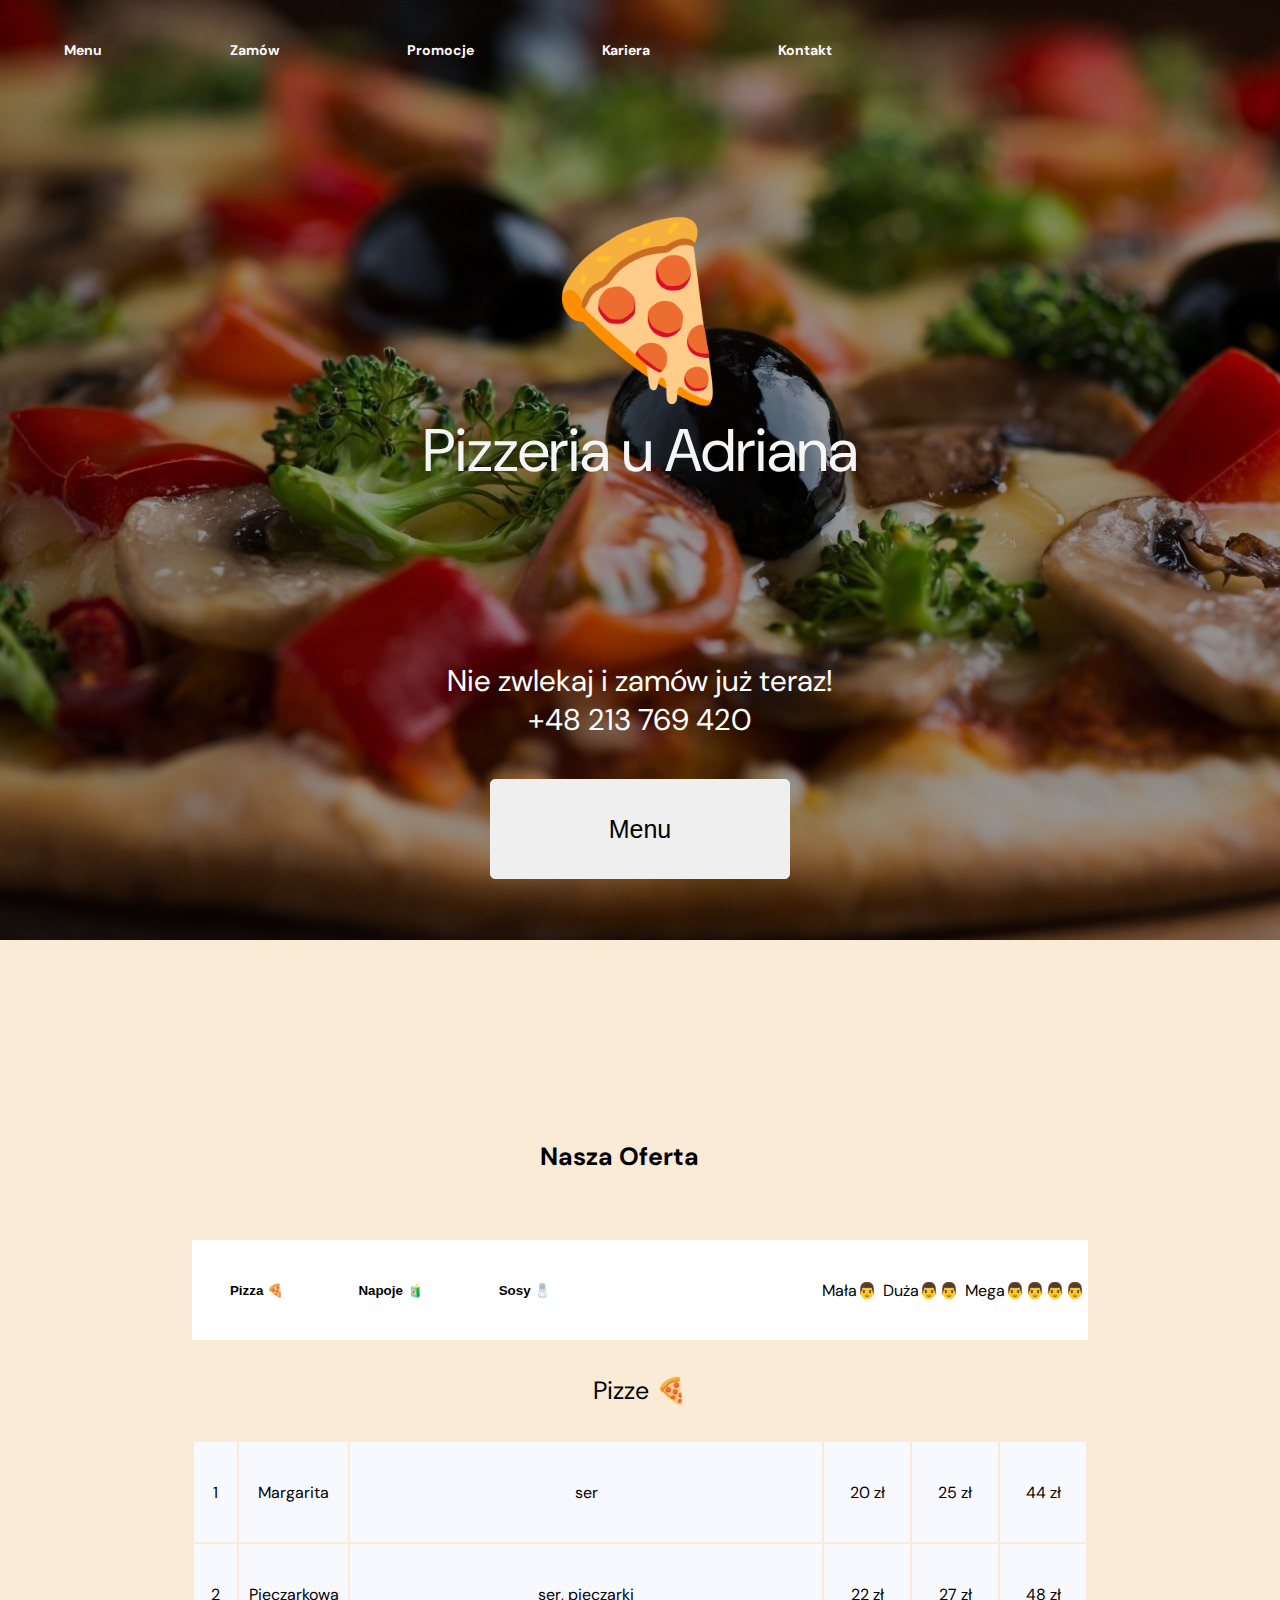
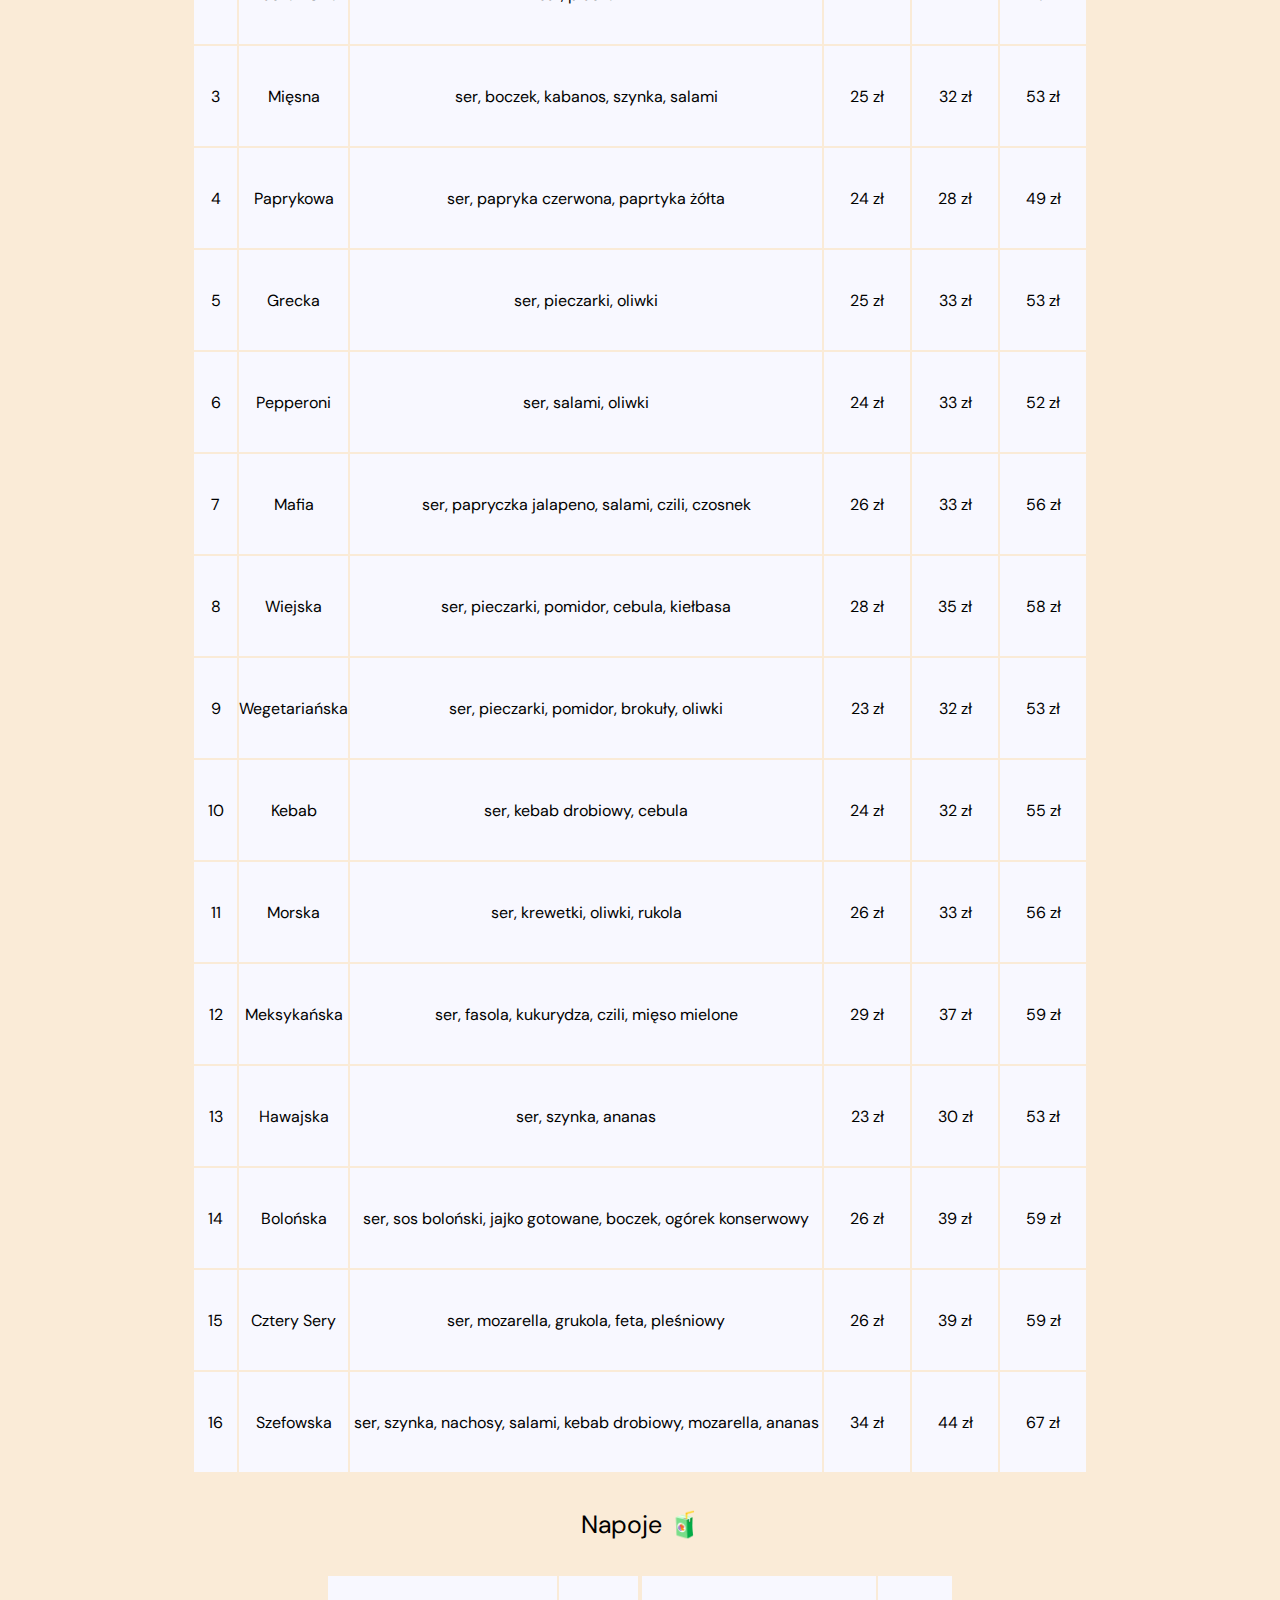
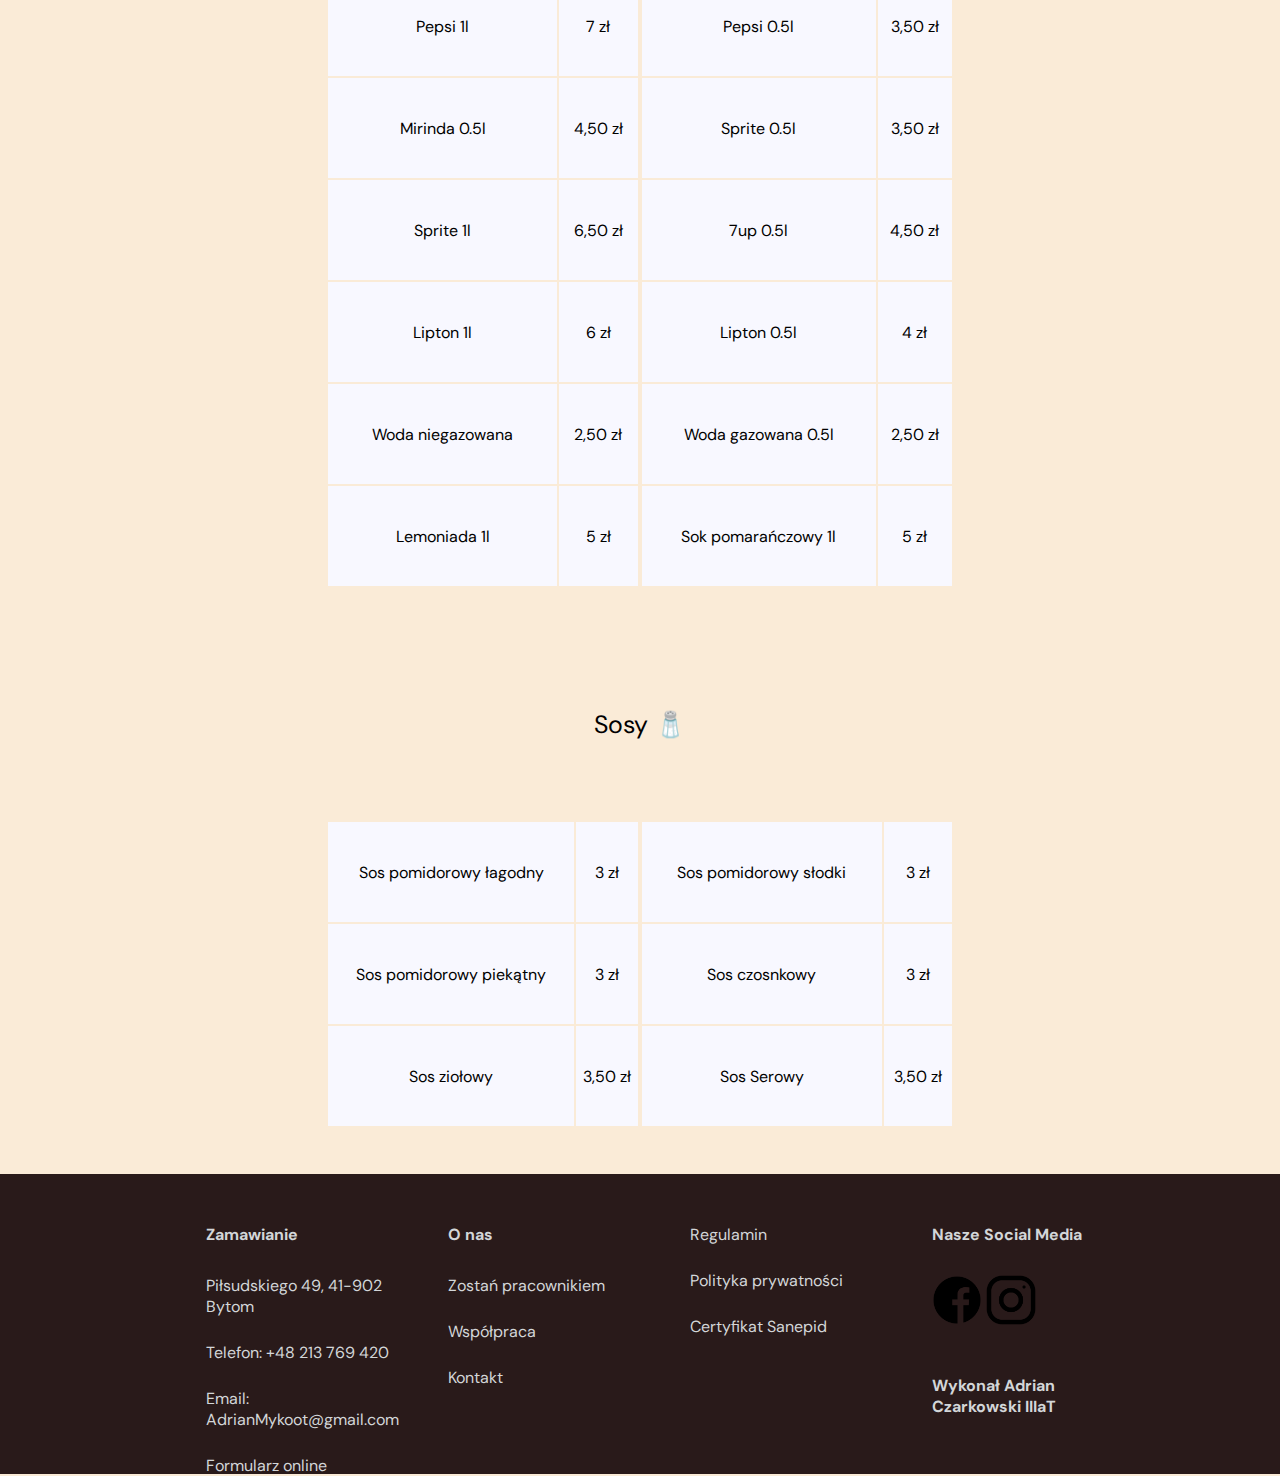
<file: Pizzeria/index.html>
<!DOCTYPE html>
<html lang="en">
<head>
    <meta charset="UTF-8">
    <meta http-equiv="X-UA-Compatible" content="IE=edge">
    <meta name="viewport" content="width=device-width, initial-scale=1.0">
    <title>Pizzeria u Adriana</title>
    <link rel="stylesheet" href="./style.css">
</head>
<body>
    <main class="strona_glowna">
        <nav>
            <a href="#menu"><p>Menu</p></a>
            <a href="./zamow.html"><p >Zamów</p></a>
            <a href="./promocje.html"><p>Promocje</p></a>
            <a href="./kariera.html"><p>Kariera</p></a>
            <a href="./kontakt.html"><p>Kontakt</p></a>
        </nav>
        <div class="strona_logo"><img src="./1f355.png" width="200" height="200"> <p>Pizzeria u Adriana</p></div>
        <div class="strona_start">
            <div class="start_text"><p>Nie zwlekaj i zamów już teraz! +48 213 769 420</p></div>
            <a href="#menu"><button type="button">Menu</button> </a>
        </div>
    </main>
    <section class="menu" id="menu">
        <div class="menu_tytul"><p>Nasza Oferta</p></div>
        <div class="menu_nav">
            <div class="menu_rzeczy">
                <a href="#pizze"><button class="menu_rzeczy_a" >Pizza  🍕</button></a>
                <a href="#napoje"><button class="menu_rzeczy_a">Napoje  🧃</button></a>
                <a href="#sosy"><button class="menu_rzeczy_a">Sosy  🧂</button></a>
            </div>
            <div class="menu_wielkosc">
                <p>Mała👨</p>
                <p>Duża👨👨</p>
                <p>Mega👨👨👨👨</p>
            </div>
        </div>
        <div class="menu_pizze" id="pizze">
            <div class="menu_pizze_tytul"><p>Pizze  🍕</p></div>
            <table class="menu_pizze_tabela" style="width:100%">
                <tr>
                    <td style="width:05%">1</td>
                    <td style="height:100px" style="width:15%">Margarita</td>
                    <td style="width:55%" >ser</td>
                    <td style="width:10%">20 zł</td>
                    <td style="width:10%">25 zł</td>
                    <td style="width:10%">44 zł</td>
                </tr>
                <tr>
                    <td >2</td>
                    <td>Pieczarkowa</td>
                    <td style="height:100px">ser, pieczarki</td>
                    <td>22 zł</td>
                    <td>27 zł</td>
                    <td>48 zł</td>
                </tr>
                <tr>
                    <td >3</td>
                    <td>Mięsna</td>
                    <td style="height:100px">ser, boczek, kabanos, szynka, salami</td>
                    <td>25 zł</td>
                    <td>32 zł</td>
                    <td>53 zł</td>
                </tr>
                <tr>
                    <td >4</td>
                    <td>Paprykowa</td>
                    <td style="height:100px">ser, papryka czerwona, paprtyka żółta</td>
                    <td>24 zł</td>
                    <td>28 zł</td>
                    <td>49 zł</td>
                </tr>
                <tr>
                    <td >5</td>
                    <td>Grecka</td>
                    <td style="height:100px">ser, pieczarki, oliwki</td>
                    <td>25 zł</td>
                    <td>33 zł</td>
                    <td>53 zł</td>
                </tr>
                <tr>
                    <td >6</td>
                    <td>Pepperoni</td>
                    <td style="height:100px">ser, salami, oliwki</td>
                    <td>24 zł</td>
                    <td>33 zł</td>
                    <td>52 zł</td>
                </tr>
                <tr>
                    <td >7</td>
                    <td>Mafia</td>
                    <td style="height:100px">ser, papryczka jalapeno, salami, czili, czosnek</td>
                    <td>26 zł</td>
                    <td>33 zł</td>
                    <td>56 zł</td>
                </tr>
                <tr>
                    <td >8</td>
                    <td>Wiejska</td>
                    <td style="height:100px">ser, pieczarki, pomidor, cebula, kiełbasa</td>
                    <td>28 zł</td>
                    <td>35 zł</td>
                    <td>58 zł</td>
                </tr>
                <tr>
                    <td >9</td>
                    <td>Wegetariańska</td>
                    <td style="height:100px">ser, pieczarki, pomidor, brokuły, oliwki</td>
                    <td>23 zł</td>
                    <td>32 zł</td>
                    <td>53 zł</td>
                </tr>
                <tr>
                    <td >10</td>
                    <td>Kebab</td>
                    <td style="height:100px">ser, kebab drobiowy, cebula</td>
                    <td>24 zł</td>
                    <td>32 zł</td>
                    <td>55 zł</td>
                </tr>
                <tr>
                    <td >11</td>
                    <td>Morska</td>
                    <td style="height:100px">ser, krewetki, oliwki, rukola</td>
                    <td>26 zł</td>
                    <td>33 zł</td>
                    <td>56 zł</td>
                </tr>
                <tr>
                    <td >12</td>
                    <td>Meksykańska</td>
                    <td style="height:100px">ser, fasola, kukurydza, czili, mięso mielone</td>
                    <td>29 zł</td>
                    <td>37 zł</td>
                    <td>59 zł</td>
                </tr>
                <tr>
                    <td >13</td>
                    <td>Hawajska</td>
                    <td style="height:100px">ser, szynka, ananas</td>
                    <td>23 zł</td>
                    <td>30 zł</td>
                    <td>53 zł</td>
                </tr>
                <tr>
                    <td >14</td>
                    <td>Bolońska</td>
                    <td style="height:100px">ser, sos boloński, jajko gotowane, boczek, ogórek konserwowy</td>
                    <td>26 zł</td>
                    <td>39 zł</td>
                    <td>59 zł</td>
                </tr>
                <tr>
                    <td >15</td>
                    <td>Cztery Sery</td>
                    <td style="height:100px">ser, mozarella, grukola, feta, pleśniowy</td>
                    <td>26 zł</td>
                    <td>39 zł</td>
                    <td>59 zł</td>
                </tr>
                <tr>
                    <td >16</td>
                    <td>Szefowska</td>
                    <td style="height:100px">ser, szynka, nachosy, salami, kebab drobiowy, mozarella, ananas</td>
                    <td>34 zł</td>
                    <td>44 zł</td>
                    <td>67 zł</td>
                </tr>
            </table>
        </div>
        <div class="menu_napoje" id="napoje">
            <div class="menu_napoje_tytul"><p>Napoje  🧃</p></div>
            <div class="menu_napoje_tabele">
                <table class="menu_napoje_tabela" style="width:100%">
                <tr>
                    <td style="height:100px">Pepsi 1l</td>
                    <td>7 zł</td>
                </tr>
                <tr>
                    <td style="height:100px">Mirinda 0.5l</td>
                    <td >4,50 zł</td>
                </tr>
                <tr>
                    <td style="height:100px">Sprite 1l</td>
                    <td >6,50 zł</td>
                </tr>
                <tr>
                    <td style="height:100px">Lipton 1l</td>
                    <td >6 zł</td>
                </tr>
                <tr>
                    <td style="height:100px">Woda niegazowana</td>
                    <td >2,50 zł</td>
                </tr>
                <tr>
                    <td style="height:100px">Lemoniada 1l</td>
                    <td >5 zł</td>
                </tr>
                </table>
                <table class="menu_napoje_tabela" style="width:100%">
                    <tr>
                        <td style="height:100px">Pepsi 0.5l</td>
                        <td >3,50 zł</td>
                    </tr>
                    <tr>
                        <td style="height:100px">Sprite 0.5l</td>
                        <td >3,50 zł</td>
                    </tr>
                    <tr>
                        <td style="height:100px">7up 0.5l</td>
                        <td >4,50 zł</td>
                    </tr>
                    <tr>
                        <td style="height:100px">Lipton 0.5l</td>
                        <td >4 zł</td>
                    </tr>
                    <tr>
                        <td style="height:100px">Woda gazowana 0.5l</td>
                        <td >2,50 zł</td>
                    </tr>
                    <tr>
                        <td style="height:100px">Sok pomarańczowy 1l</td>
                        <td >5 zł</td>
                    </tr>
                </table>
            </div>
        </div>
        <div class="menu_sosy" id="sosy">
            <div class="menu_sosy_tytul"><p>Sosy 🧂</p></div>
            <div class="menu_sosy_tabele">
                <table class="menu_sosy_tabela" style="width:100%">
                    <tr>
                        <td style="height:100px">Sos pomidorowy łagodny</td>
                        <td>3 zł</td>
                    </tr>
                    <tr>
                        <td style="height:100px">Sos pomidorowy piekątny</td>
                        <td>3 zł</td>
                    </tr>
                    <tr>
                        <td style="height:100px">Sos ziołowy</td>
                        <td>3,50 zł</td>
                    </tr>
                </table>
                <table class="menu_napoje_tabela" style="width:100%">
                    <tr>
                        <td style="height:100px">Sos pomidorowy słodki</td>
                        <td>3 zł</td>
                    </tr>
                    <tr>
                        <td style="height:100px">Sos czosnkowy</td>
                        <td>3 zł</td>
                    </tr>
                    <tr>
                        <td style="height:100px">Sos Serowy</td>
                        <td>3,50 zł</td>
                    </tr>
                </table>
            </div>
    </section>
    <footer>
        <div class="footer_pojemnik">
            <div class="footer_kolumna">
                <p>Zamawianie</p>
                <ul>
                    <li>Piłsudskiego 49, 41-902 Bytom</li>
                    <li>Telefon: +48 213 769 420</li>
                    <li>Email: AdrianMykoot@gmail.com</li>
                    <a href="./blad.html"><li>Formularz online</li></a>
                </ul>
            </div>
            <div class="footer_kolumna">
                <p>O nas</p>
                <ul>
                    <a href="./kariera.html"><li>Zostań pracownikiem</li></a>
                    <a href="./blad.html"><li>Współpraca</li></a>
                    <a href="./kontakt.html"><li>Kontakt</li></a>
                </ul>
            </div>
            <div class="footer_kolumna">
                <ul>
                    <a href="./blad.html"><li>Regulamin</li></a>
                    <a href="./blad.html"><li>Polityka prywatności</li></a>
                    <a href="./blad.html"><li>Certyfikat Sanepid</li></a>
                </ul>
            </div>
            <div class="footer_kolumna">
                <p>Nasze Social Media</p>
                <a href="#"><img src="./Facebook-icon-design-on-transparent-background-PNG.png" alt="" width="50px" height="50px"></a>
                <a href="#"><img src="./Instagram-icon-with-flat-design-on-transparent-background-PNG.png" alt="" width="50px" height="50px"></a>
                <p class="podpis">Wykonał Adrian Czarkowski IIIaT</p>
            </div>
        </div>
    </footer>
</body>
</html>
</file>
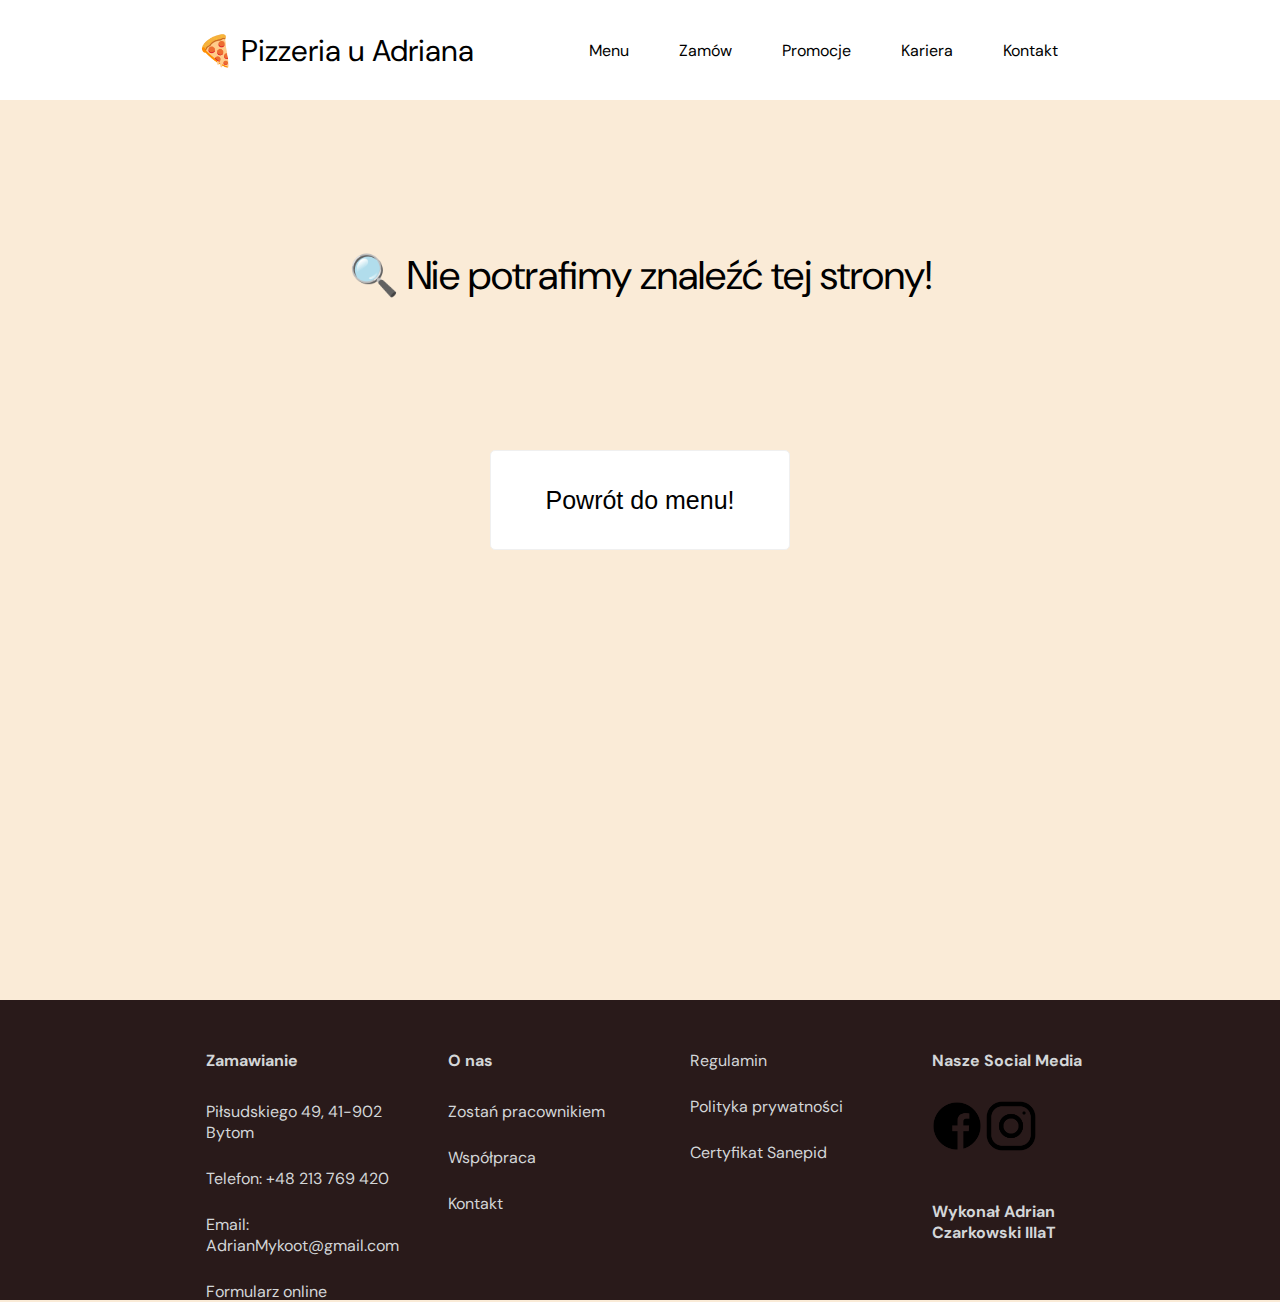
<file: Pizzeria/blad.html>
<!DOCTYPE html>
<html lang="en">
<head>
    <meta charset="UTF-8">
    <meta http-equiv="X-UA-Compatible" content="IE=edge">
    <meta name="viewport" content="width=device-width, initial-scale=1.0">
    <title>Pizzeria u Adriana</title>
    <link rel="stylesheet" href="./style.css">
</head>
<body>
    <header>
        <div class="menu_nav">
            <div class="menu_logo"><a href="./index.html"><p>🍕 Pizzeria u Adriana</p></a></div>
            <div class="menu_przyciski"> 
                <a href="./index.html"><p>Menu</p></a>
                <a href="./zamow.html"><p>Zamów</p></a>
                <a href="./promocje.html"><p>Promocje</p></a>
                <a href="./kariera.html"><p>Kariera</p></a>
                <a href="./kontakt.html"><p>Kontakt</p></a>
            </div>
        </div>
    </header>
    <section class="blad">
        <div class="blad_tytul"><p>🔍 Nie potrafimy znaleźć tej strony!</p></div>
        <div class="blad_powrot"> 
            <a href="./index.html"><button>Powrót do menu!</button></a>
        </div>
    </section>
    <footer>
        <div class="footer_pojemnik">
            <div class="footer_kolumna">
                <p>Zamawianie</p>
                <ul>
                    <li>Piłsudskiego 49, 41-902 Bytom</li>
                    <li>Telefon: +48 213 769 420</li>
                    <li>Email: AdrianMykoot@gmail.com</li>
                    <a href="./blad.html"><li>Formularz online</li></a>
                </ul>
            </div>
            <div class="footer_kolumna">
                <p>O nas</p>
                <ul>
                    <a href="./kariera.html"><li>Zostań pracownikiem</li></a>
                    <a href="./blad.html"><li>Współpraca</li></a>
                    <a href="./kontakt.html"><li>Kontakt</li></a>
                </ul>
            </div>
            <div class="footer_kolumna">
                <ul>
                    <a href="./blad.html"><li>Regulamin</li></a>
                    <a href="./blad.html"><li>Polityka prywatności</li></a>
                    <a href="./blad.html"><li>Certyfikat Sanepid</li></a>
                </ul>
            </div>
            <div class="footer_kolumna">
                <p>Nasze Social Media</p>
                <a href="#"><img src="./Facebook-icon-design-on-transparent-background-PNG.png" alt="" width="50px" height="50px"></a>
                <a href="#"><img src="./Instagram-icon-with-flat-design-on-transparent-background-PNG.png" alt="" width="50px" height="50px"></a>
                <p class="podpis">Wykonał Adrian Czarkowski IIIaT</p>
            </div>
        </div>
    </footer>
</body>
</html>
</file>
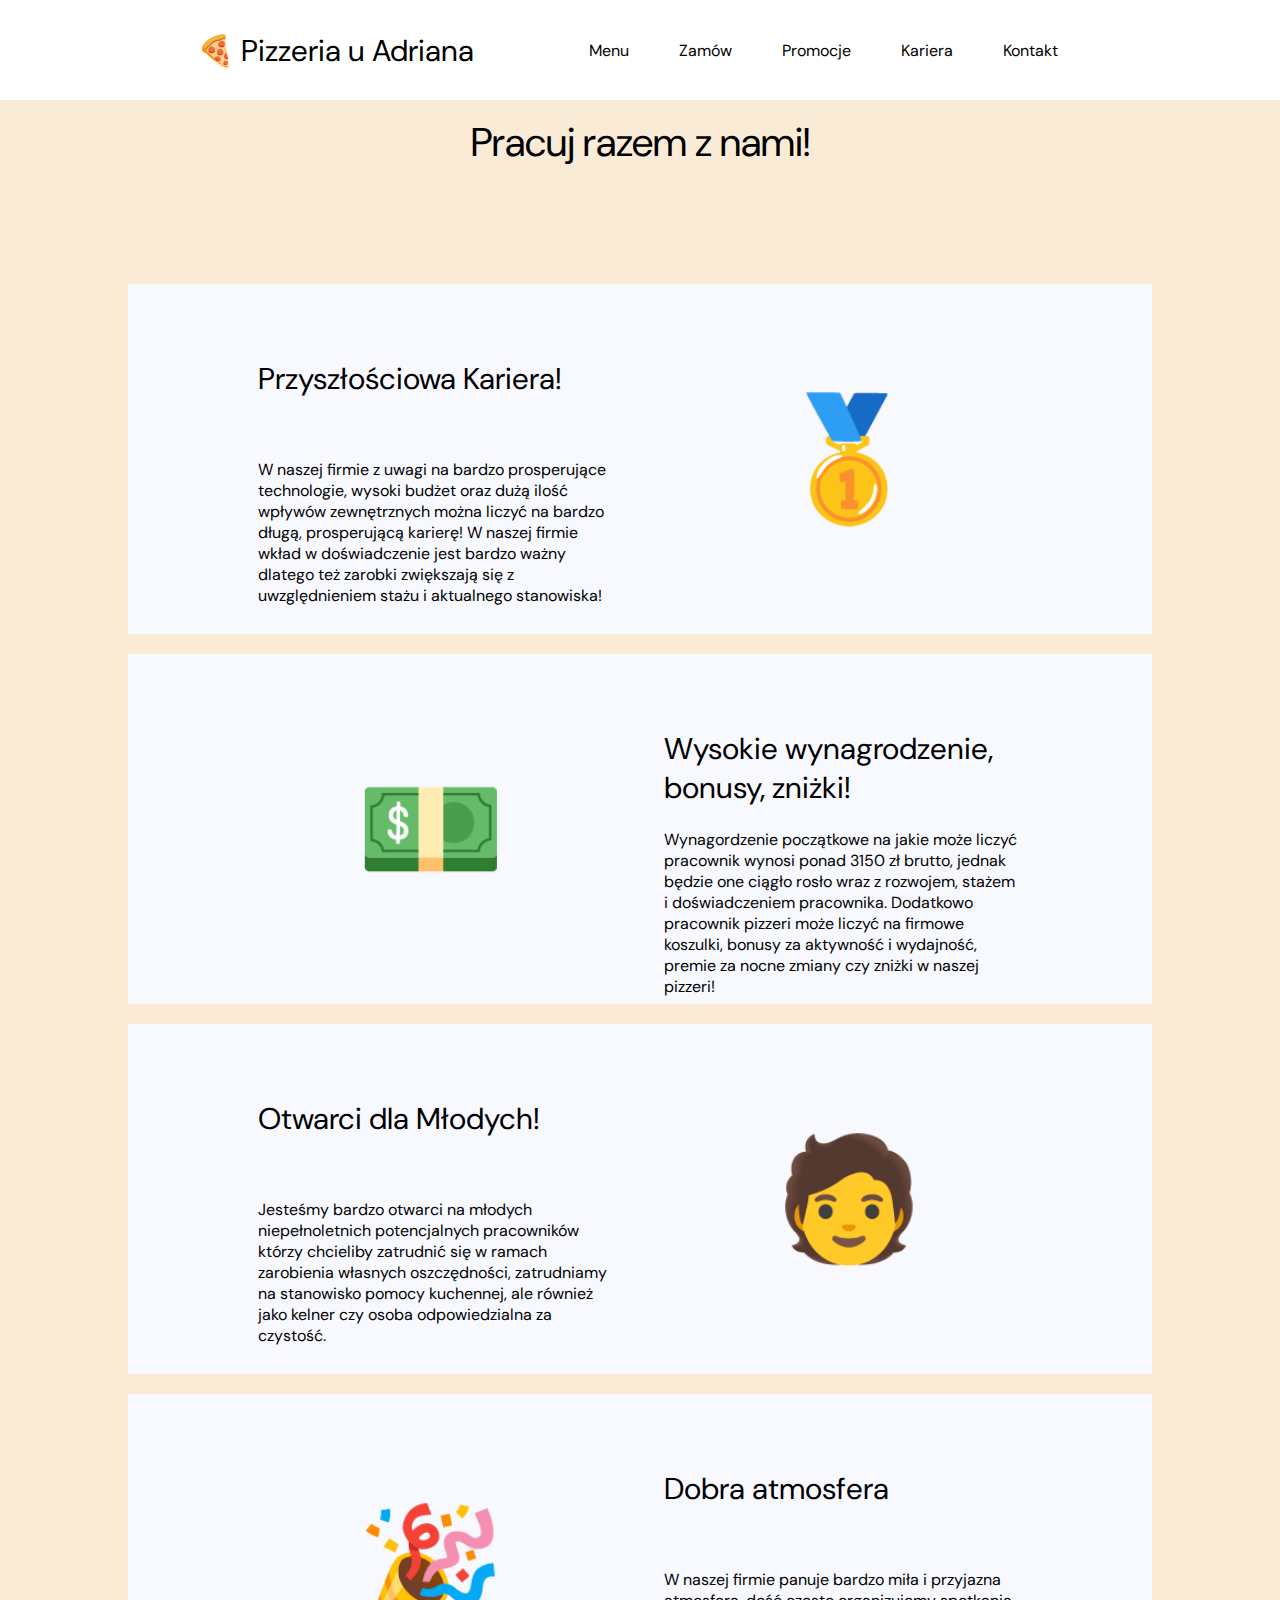
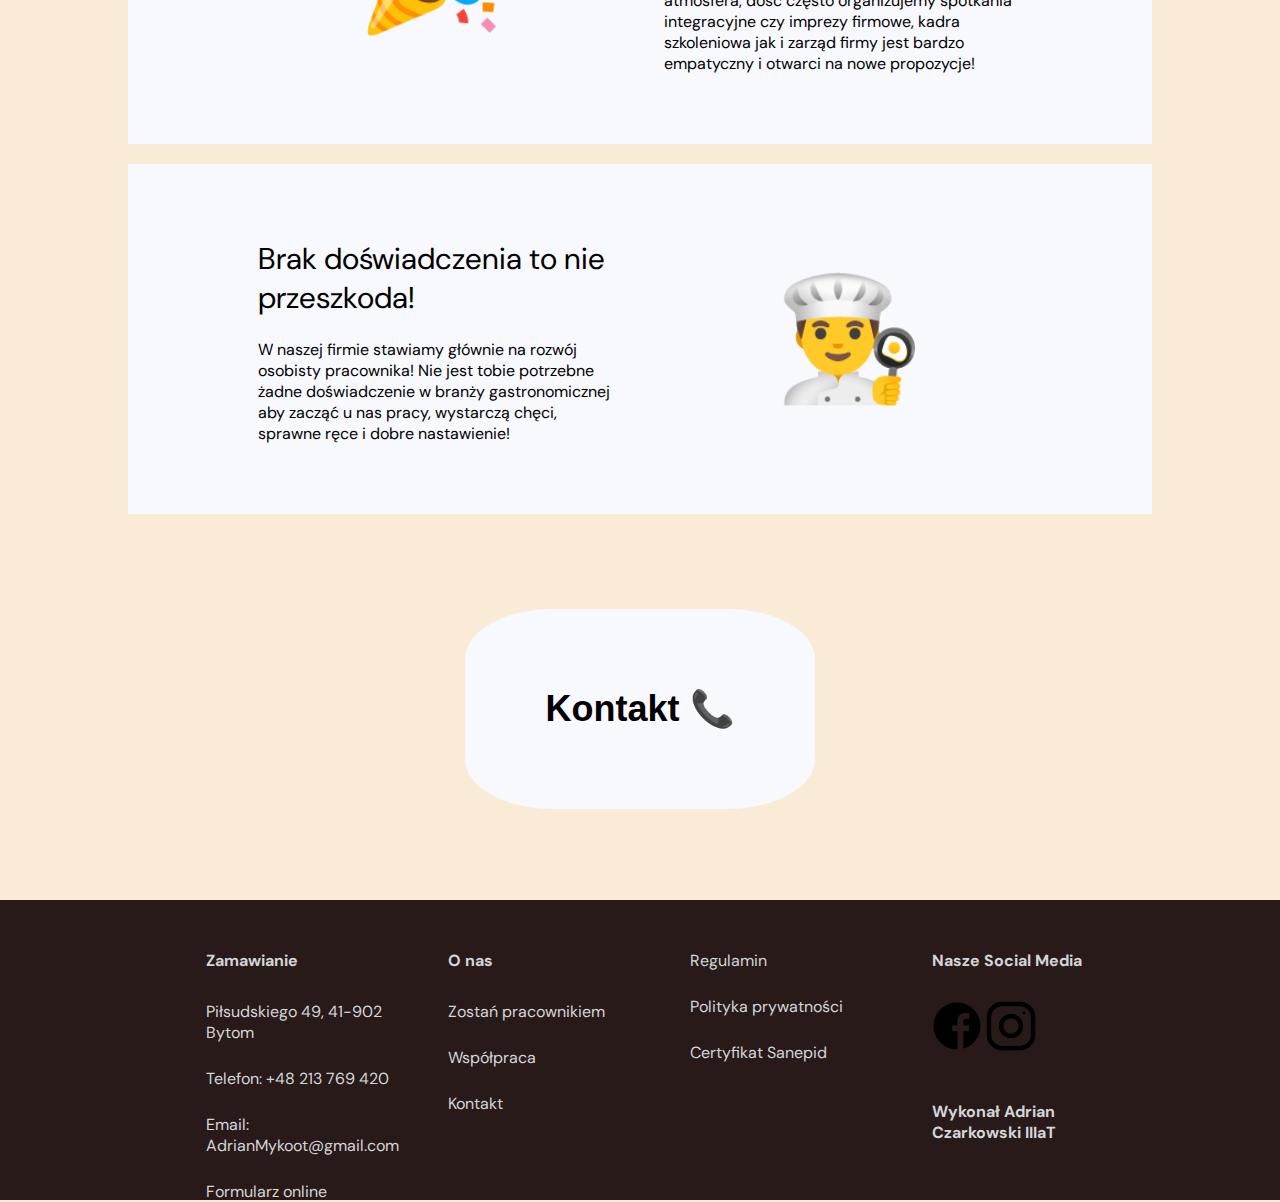
<file: Pizzeria/kariera.html>
<!DOCTYPE html>
<html lang="en">
<head>
    <meta charset="UTF-8">
    <meta http-equiv="X-UA-Compatible" content="IE=edge">
    <meta name="viewport" content="width=device-width, initial-scale=1.0">
    <title>Pizzeria u Adriana</title>
    <link rel="stylesheet" href="./style.css">
</head>
<body>
    <header>
        <div class="menu_nav">
            <div class="menu_logo"><a href="./index.html"><p>🍕 Pizzeria u Adriana</p></a></div>
            <div class="menu_przyciski"> 
                <a href="./index.html"><p>Menu</p></a>
                <a href="./zamow.html"><p>Zamów</p></a>
                <a href="./promocje.html"><p>Promocje</p></a>
                <a href="#kariera"><p>Kariera</p></a>
                <a href="./kontakt.html"><p>Kontakt</p></a>
            </div>
        </div>
    </header>
    <section class="kariera" id="kariera">
        <div class="kariera_tytul"><p>Pracuj razem z nami!</p></div>
        <div class="kariera_pojemnik">
            <div class="kariera_poziom"> 
                <div class="kariera_tekst">
                    <div class="kariera_tekst_tytul">Przyszłościowa Kariera!</div>
                    <div class="kariera_tekst_tekst">W naszej firmie z uwagi na bardzo prosperujące technologie, wysoki budżet oraz dużą ilość wpływów zewnętrznych można liczyć na bardzo długą, prosperującą karierę! W naszej firmie wkład w doświadczenie jest bardzo ważny dlatego też zarobki zwiększają się z uwzględnieniem stażu i aktualnego stanowiska!</div>
                </div>
                <div class="kariera_zdjecie">🥇</div>
            </div>
            <div class="kariera_poziom"> 
                <div class="kariera_zdjecie">💵</div>
                <div class="kariera_tekst">
                    <div class="kariera_tekst_tytul">Wysokie wynagrodzenie, bonusy, zniżki!</div>
                    <div class="kariera_tekst_tekst">Wynagordzenie początkowe na jakie może liczyć pracownik wynosi ponad 3150 zł brutto, jednak będzie one ciągło rosło wraz z rozwojem, stażem i doświadczeniem pracownika. Dodatkowo pracownik pizzeri może liczyć na firmowe koszulki, bonusy za aktywność i wydajność, premie za nocne zmiany czy zniżki w naszej pizzeri!</div>
                </div>
            </div>
            <div class="kariera_poziom"> 
                <div class="kariera_tekst">
                    <div class="kariera_tekst_tytul">Otwarci dla Młodych!</div>
                    <div class="kariera_tekst_tekst">Jesteśmy bardzo otwarci na młodych niepełnoletnich potencjalnych pracowników którzy chcieliby zatrudnić się w ramach zarobienia własnych oszczędności, zatrudniamy na stanowisko pomocy kuchennej, ale również jako kelner czy osoba odpowiedzialna za czystość.</div>
                </div>
                <div class="kariera_zdjecie">🧑</div>
            </div>
            <div class="kariera_poziom"> 
                <div class="kariera_zdjecie">🎉</div>
                <div class="kariera_tekst">
                    <div class="kariera_tekst_tytul">Dobra atmosfera</div>
                    <div class="kariera_tekst_tekst">W naszej firmie panuje bardzo miła i przyjazna atmosfera, dość często organizujemy spotkania integracyjne czy imprezy firmowe, kadra szkoleniowa jak i zarząd firmy jest bardzo empatyczny i otwarci na nowe propozycje!</div>
                </div>
            </div>
            <div class="kariera_poziom"> 
                <div class="kariera_tekst">
                    <div class="kariera_tekst_tytul">Brak doświadczenia to nie przeszkoda!</div>
                    <div class="kariera_tekst_tekst">W naszej firmie stawiamy głównie na rozwój osobisty pracownika! Nie jest tobie potrzebne żadne doświadczenie w branży gastronomicznej aby zacząć u nas pracy, wystarczą chęci, sprawne ręce i dobre nastawienie!</div>
                </div>
                <div class="kariera_zdjecie">👨‍🍳</div>
            </div>
        </div>
        <div class="kariera_kontakt">
            <a href="./kontakt.html"><button>Kontakt 📞</button></a>
        </div>

    </section>
    <footer>
        <div class="footer_pojemnik">
            <div class="footer_kolumna">
                <p>Zamawianie</p>
                <ul>
                    <li>Piłsudskiego 49, 41-902 Bytom</li>
                    <li>Telefon: +48 213 769 420</li>
                    <li>Email: AdrianMykoot@gmail.com</li>
                    <a href="./blad.html"><li>Formularz online</li></a>
                </ul>
            </div>
            <div class="footer_kolumna">
                <p>O nas</p>
                <ul>
                    <a href="./kariera.html"><li>Zostań pracownikiem</li></a>
                    <a href="./blad.html"><li>Współpraca</li></a>
                    <a href="./kontakt.html"><li>Kontakt</li></a>
                </ul>
            </div>
            <div class="footer_kolumna">
                <ul>
                    <a href="./blad.html"><li>Regulamin</li></a>
                    <a href="./blad.html"><li>Polityka prywatności</li></a>
                    <a href="./blad.html"><li>Certyfikat Sanepid</li></a>
                </ul>
            </div>
            <div class="footer_kolumna">
                <p>Nasze Social Media</p>
                <a href="#"><img src="./Facebook-icon-design-on-transparent-background-PNG.png" alt="" width="50px" height="50px"></a>
                <a href="#"><img src="./Instagram-icon-with-flat-design-on-transparent-background-PNG.png" alt="" width="50px" height="50px"></a>
                <p class="podpis">Wykonał Adrian Czarkowski IIIaT</p>
            </div>
        </div>
    </footer>
</body>
</html>
</file>
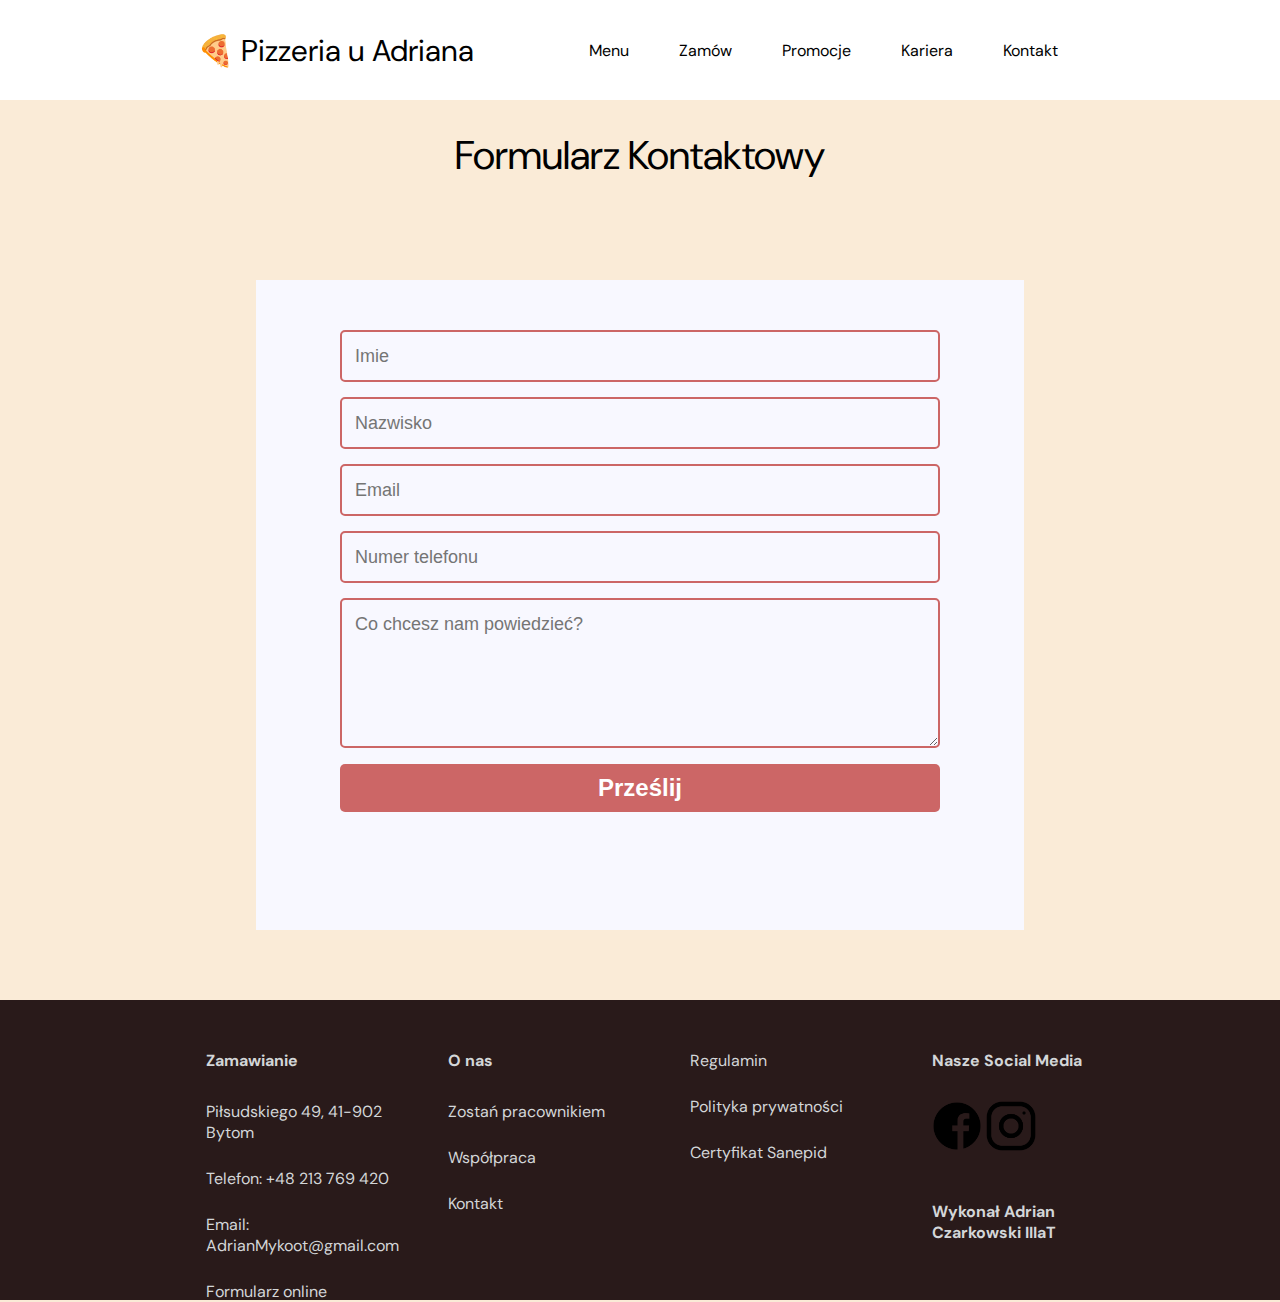
<file: Pizzeria/kontakt.html>
<!DOCTYPE html>
<html lang="en">
<head>
    <meta charset="UTF-8">
    <meta http-equiv="X-UA-Compatible" content="IE=edge">
    <meta name="viewport" content="width=device-width, initial-scale=1.0">
    <title>Pizzeria u Adriana</title>
    <link rel="stylesheet" href="./style.css">
</head>
<body>
    <header>
        <div class="menu_nav">
            <div class="menu_logo"><a href="./index.html"><p>🍕 Pizzeria u Adriana</p></a></div>
            <div class="menu_przyciski"> 
                <a href="./index.html"><p>Menu</p></a>
                <a href="./zamow.html"><p>Zamów</p></a>
                <a href="./promocje.html"><p>Promocje</p></a>
                <a href="./kariera.html"><p>Kariera</p></a>
                <a href="#kontakt"><p>Kontakt</p></a>
            </div>
        </div>
    </header>
    <section class="kontakt" id="kontakt">
        <div class="kontakt_tytul"><p>Formularz Kontaktowy</p></div>
        <div class="kontakt_formularz">
            <form class="formularz">      
                <input name="imie" type="text" class="input" placeholder="Imie" maxlength="20"/>   
                <input name="nazwisko" type="text" class="input" placeholder="Nazwisko" maxlength="30"/>   
                <input name="email" type="email" class="input" placeholder="Email" maxlength="30"/>
                <input name="telefon" type="number" class="input" placeholder="Numer telefonu" maxlength="12"/>
                <textarea textarea name="text" class="input" placeholder="Co chcesz nam powiedzieć?" maxlength="600"></textarea>
                <input type="submit" value="Prześlij"/>
            </form>
        </div>
    </section>
    <footer>
        <div class="footer_pojemnik">
            <div class="footer_kolumna">
                <p>Zamawianie</p>
                <ul>
                    <li>Piłsudskiego 49, 41-902 Bytom</li>
                    <li>Telefon: +48 213 769 420</li>
                    <li>Email: AdrianMykoot@gmail.com</li>
                    <a href="./blad.html"><li>Formularz online</li></a>
                </ul>
            </div>
            <div class="footer_kolumna">
                <p>O nas</p>
                <ul>
                    <a href="./kariera.html"><li>Zostań pracownikiem</li></a>
                    <a href="./blad.html"><li>Współpraca</li></a>
                    <a href="./kontakt.html"><li>Kontakt</li></a>
                </ul>
            </div>
            <div class="footer_kolumna">
                <ul>
                    <a href="./blad.html"><li>Regulamin</li></a>
                    <a href="./blad.html"><li>Polityka prywatności</li></a>
                    <a href="./blad.html"><li>Certyfikat Sanepid</li></a>
                </ul>
            </div>
            <div class="footer_kolumna">
                <p>Nasze Social Media</p>
                <a href="#"><img src="./Facebook-icon-design-on-transparent-background-PNG.png" alt="" width="50px" height="50px"></a>
                <a href="#"><img src="./Instagram-icon-with-flat-design-on-transparent-background-PNG.png" alt="" width="50px" height="50px"></a>
                <p class="podpis">Wykonał Adrian Czarkowski IIIaT</p>
            </div>
        </div>
    </footer>
</body>
</html>
</file>
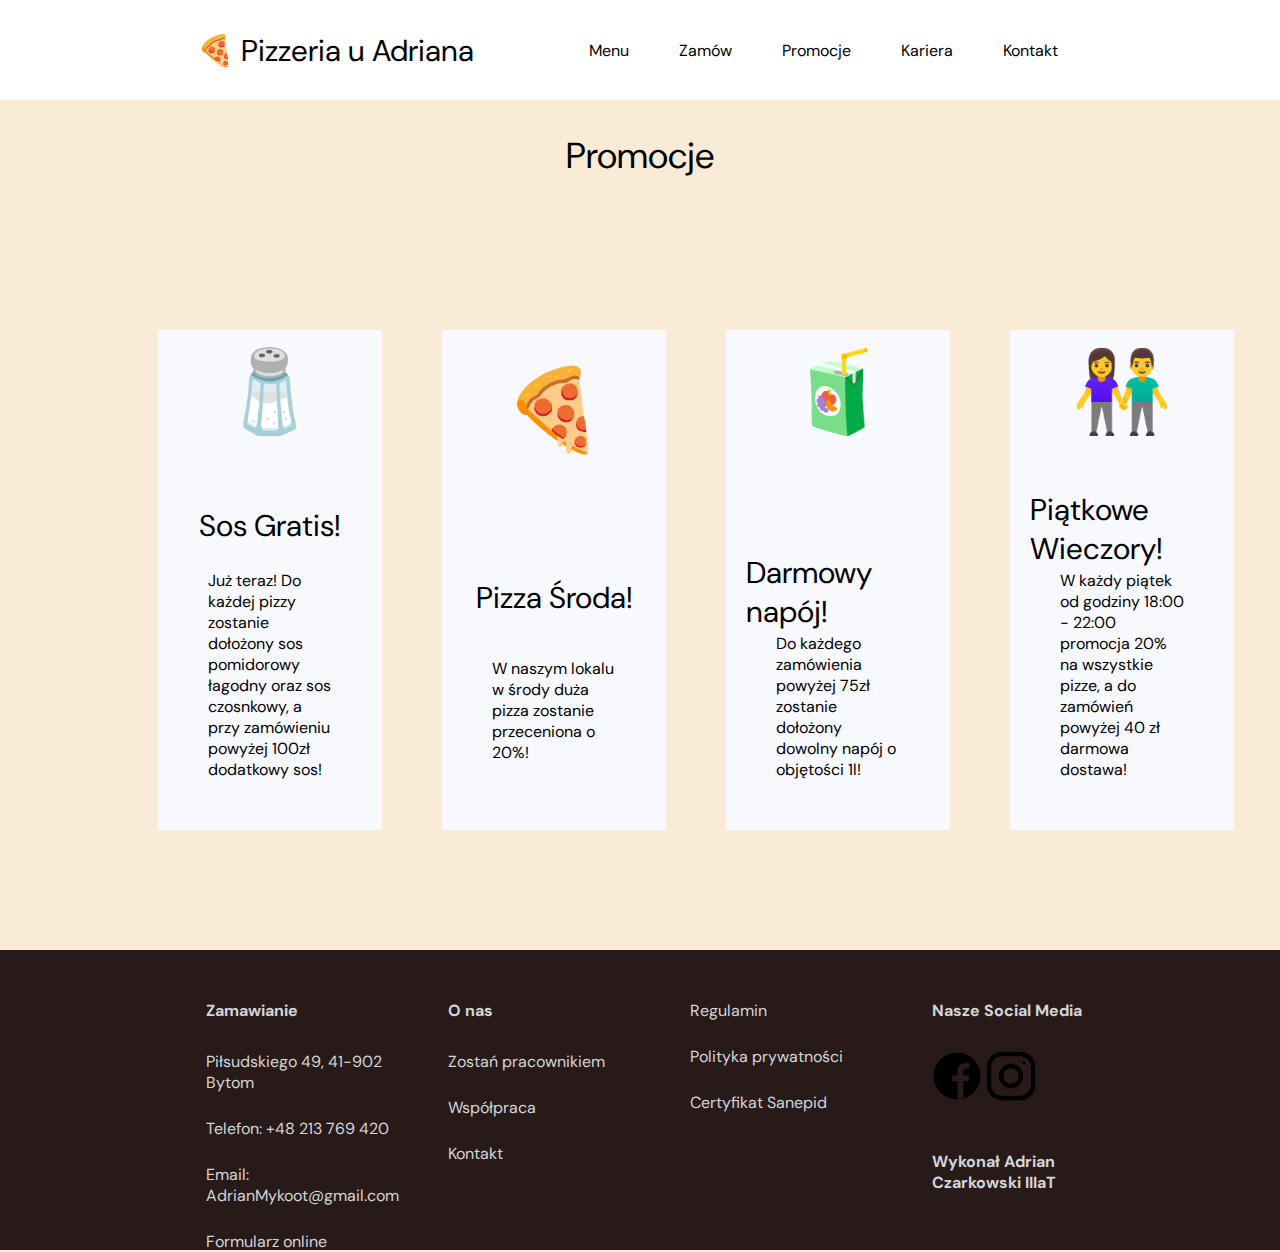
<file: Pizzeria/promocje.html>
<!DOCTYPE html>
<html lang="en">
<head>
    <meta charset="UTF-8">
    <meta http-equiv="X-UA-Compatible" content="IE=edge">
    <meta name="viewport" content="width=device-width, initial-scale=1.0">
    <title>Pizzeria u Adriana</title>
    <link rel="stylesheet" href="./style.css">
</head>
<body>
    <header>
        <div class="menu_nav">
            <div class="menu_logo"><a href="./index.html"><p>🍕 Pizzeria u Adriana</p></a></div>
            <div class="menu_przyciski"> 
                <a href="./index.html"><p>Menu</p></a>
                <a href="./zamow.html"><p>Zamów</p></a>
                <a href="#promocje"><p>Promocje</p></a>
                <a href="./kariera.html"><p>Kariera</p></a>
                <a href="./kontakt.html"><p>Kontakt</p></a>
            </div>
        </div>
    </header>
    <section class="promocje" id="promocje">
        <div class="promocje_tytul"><p>Promocje</p></div>
        <div class="promocje_pojemnik">
            <div class="promocja">
                <div class="promocja_logo">🧂</div>
                <div class="promocja_tytul">Sos Gratis!</div>
                <div class="promocja_tekst">Już teraz! Do każdej pizzy zostanie dołożony sos pomidorowy łagodny oraz sos czosnkowy, a przy zamówieniu powyżej 100zł dodatkowy sos!</div>
            </div>
            <div class="promocja">
                <div class="promocja_logo">🍕</div>
                <div class="promocja_tytul">Pizza Środa!</div>
                <div class="promocja_tekst">W naszym lokalu w środy duża pizza zostanie przeceniona o 20%!</div>
            </div>
            <div class="promocja">
                <div class="promocja_logo">🧃</div>
                <div class="promocja_tytul">Darmowy napój!</div>
                <div class="promocja_tekst">Do każdego zamówienia powyżej 75zł zostanie dołożony dowolny napój o objętości 1l!</div>
            </div>
            <div class="promocja">
                <div class="promocja_logo">👫</div>
                <div class="promocja_tytul">Piątkowe Wieczory!</div>
                <div class="promocja_tekst">W każdy piątek od godziny 18:00 - 22:00 promocja 20% na wszystkie pizze, a do zamówień powyżej 40 zł darmowa dostawa!</div>
            </div>
        </div>
    </section>
    <footer>
        <div class="footer_pojemnik">
            <div class="footer_kolumna">
                <p>Zamawianie</p>
                <ul>
                    <li>Piłsudskiego 49, 41-902 Bytom</li>
                    <li>Telefon: +48 213 769 420</li>
                    <li>Email: AdrianMykoot@gmail.com</li>
                    <a href="./blad.html"><li>Formularz online</li></a>
                </ul>
            </div>
            <div class="footer_kolumna">
                <p>O nas</p>
                <ul>
                    <a href="./kariera.html"><li>Zostań pracownikiem</li></a>
                    <a href="./blad.html"><li>Współpraca</li></a>
                    <a href="./kontakt.html"><li>Kontakt</li></a>
                </ul>
            </div>
            <div class="footer_kolumna">
                <ul>
                    <a href="./blad.html"><li>Regulamin</li></a>
                    <a href="./blad.html"><li>Polityka prywatności</li></a>
                    <a href="./blad.html"><li>Certyfikat Sanepid</li></a>
                </ul>
            </div>
            <div class="footer_kolumna">
                <p>Nasze Social Media</p>
                <a href="#"><img src="./Facebook-icon-design-on-transparent-background-PNG.png" alt="" width="50px" height="50px"></a>
                <a href="#"><img src="./Instagram-icon-with-flat-design-on-transparent-background-PNG.png" alt="" width="50px" height="50px"></a>
                <p class="podpis">Wykonał Adrian Czarkowski IIIaT</p>
            </div>
        </div>
    </footer>
</body>
</html>
</file>
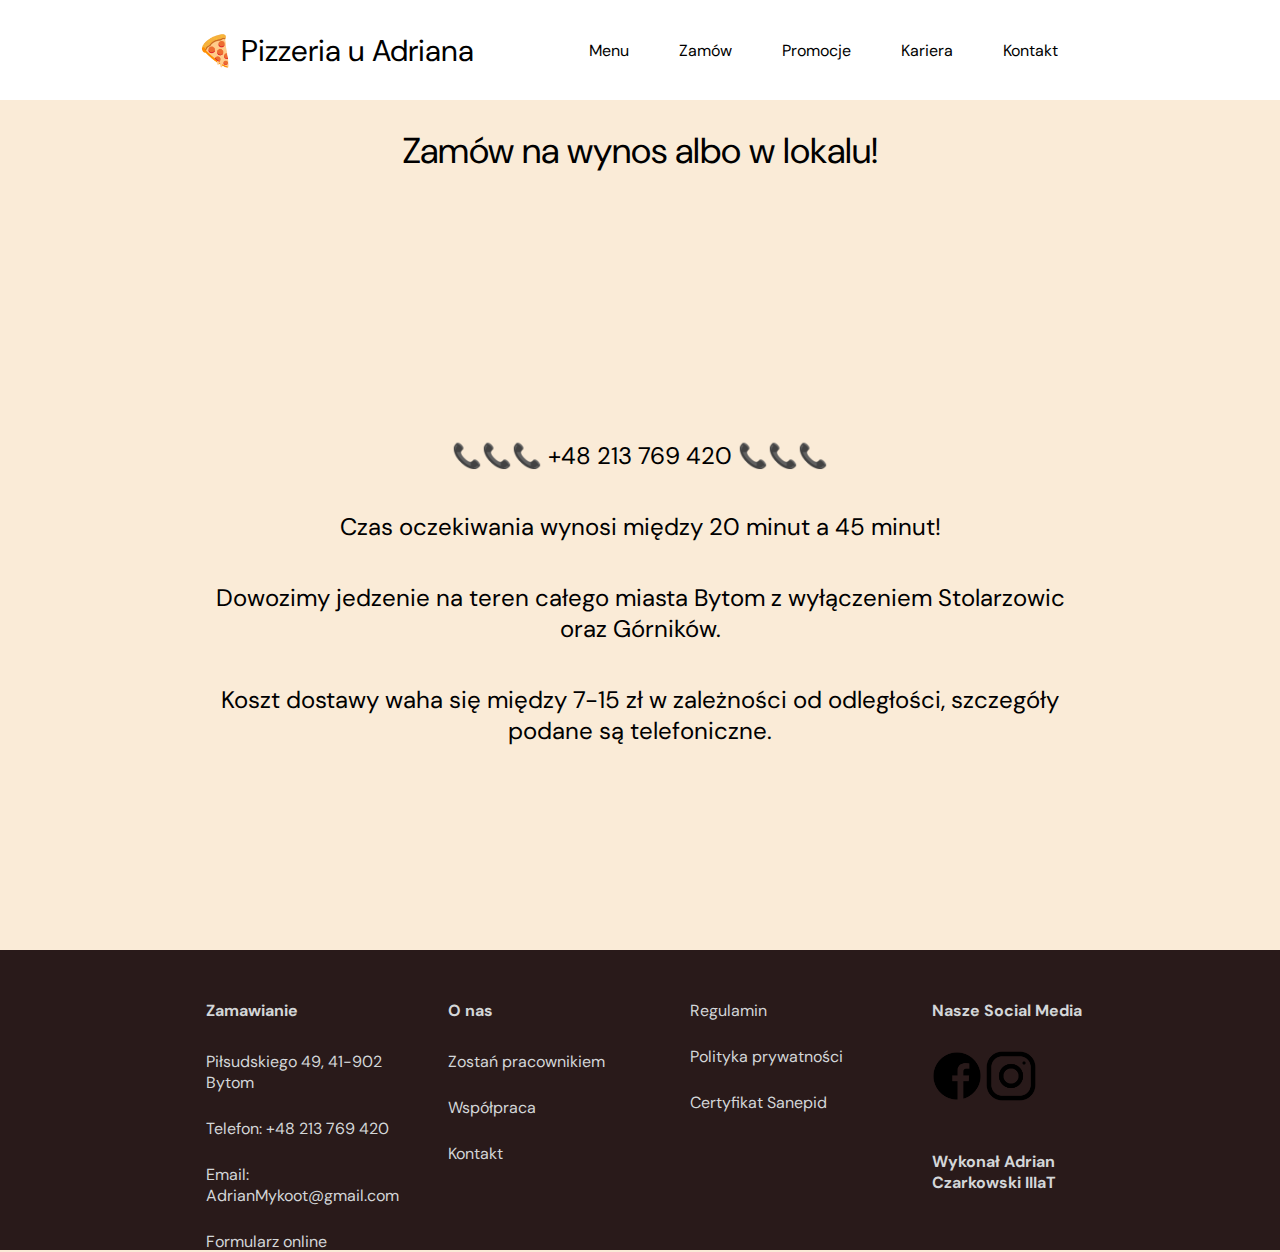
<file: Pizzeria/zamow.html>
<!DOCTYPE html>
<html lang="en">
<head>
    <meta charset="UTF-8">
    <meta http-equiv="X-UA-Compatible" content="IE=edge">
    <meta name="viewport" content="width=device-width, initial-scale=1.0">
    <title>Pizzeria u Adriana</title>
    <link rel="stylesheet" href="./style.css">
</head>
<body>
    <header>
        <div class="menu_nav">
            <div class="menu_logo"><a href="./index.html"><p>🍕 Pizzeria u Adriana</p></a></div>
            <div class="menu_przyciski"> 
                <a href="./index.html"><p>Menu</p></a>
                <a href="#zamow"><p>Zamów</p></a>
                <a href="./promocje.html"><p>Promocje</p></a>
                <a href="./kariera.html"><p>Kariera</p></a>
                <a href="./kontakt.html"><p>Kontakt</p></a>
            </div>
        </div>
    </header>
    <section class="zamow" id="zamow">
        <div class="zamow_tytul"><p>Zamów na wynos albo w lokalu!</p></div>
        <div class="zamow_telefon">
            <div class="zamow_telefon_tytul">
                <p>📞📞📞 +48 213 769 420 📞📞📞</p>
                <p><span>Czas oczekiwania wynosi między 20 minut a 45 minut!</span></p>
                <p>Dowozimy jedzenie na teren całego miasta Bytom z wyłączeniem Stolarzowic oraz Górników.</p>
                <p>Koszt dostawy waha się między 7-15 zł w zależności od odległości, szczegóły podane są telefoniczne.</p>
            </div>
        </div>
    </section>
    <footer>
        <div class="footer_pojemnik">
            <div class="footer_kolumna">
                <p>Zamawianie</p>
                <ul>
                    <li>Piłsudskiego 49, 41-902 Bytom</li>
                    <li>Telefon: +48 213 769 420</li>
                    <li>Email: AdrianMykoot@gmail.com</li>
                    <a href="./blad.html"><li>Formularz online</li></a>
                </ul>
            </div>
            <div class="footer_kolumna">
                <p>O nas</p>
                <ul>
                    <a href="./kariera.html"><li>Zostań pracownikiem</li></a>
                    <a href="./blad.html"><li>Współpraca</li></a>
                    <a href="./kontakt.html"><li>Kontakt</li></a>
                </ul>
            </div>
            <div class="footer_kolumna">
                <ul>
                    <a href="./blad.html"><li>Regulamin</li></a>
                    <a href="./blad.html"><li>Polityka prywatności</li></a>
                    <a href="./blad.html"><li>Certyfikat Sanepid</li></a>
                </ul>
            </div>
            <div class="footer_kolumna">
                <p>Nasze Social Media</p>
                <a href="#"><img src="./Facebook-icon-design-on-transparent-background-PNG.png" alt="" width="50px" height="50px"></a>
                <a href="#"><img src="./Instagram-icon-with-flat-design-on-transparent-background-PNG.png" alt="" width="50px" height="50px"></a>
                <p class="podpis">Wykonał Adrian Czarkowski IIIaT</p>
            </div>
        </div>
    </footer>
</body>
</html>
</file>
<file: Pizzeria/style.css>
@import url('https://fonts.googleapis.com/css2?family=DM+Sans:wght@500&display=swap');
* {
    padding: 0;
    margin: 0;
    box-sizing: border-box;
}

body {
    background-color: antiquewhite;
    width: 100vw;
    height: 100vh;
    font-family: 'DM Sans', sans-serif;
    overflow-x: hidden;
}

html {
    scroll-behavior: smooth;
  }

a, a:link, a:visited {
    color: #FFFAFA;
    text-decoration: none;
  }

  
.strona_glowna {
    width: 100vw;
    min-height: 900px;
    display: flex;
    background:
        linear-gradient(
          rgba(0, 0, 0, 0.4), 
          rgba(0, 0, 0, 0.4)
        ), url(./Pizza\ 1920\ 1080.jpg);
    flex-direction: column;
}

.strona_glowna nav {
    display: flex;
    width: 70vw;
    height: 100px;
    justify-content: space-around;
    align-items: center;
    color: white;
    font-weight: bold;
    font-size: 14px;
}

.strona_glowna nav p {
    padding: 40px;
    transition: 0.6s;
}
.strona_glowna nav p:hover {
    border-bottom: 5px solid chocolate;
}
.strona_logo {
    font-size: 60px;
    height: 500px;
    width: 100vw;
    display: flex;
    align-items: center;
    justify-content: center;
    flex-direction: column;
    color: whitesmoke;
}

.strona_start{
    display: flex;
    width: 100vw;
    height: 340px;
    color: white;
    font-size: 30px;
    flex-direction: column;
    align-items: center;
    justify-content: center;
}

.start_text {
    margin-bottom: 40px;
    width: 430px;
    text-align: center;
}
.strona_start button{
    width: 300px;
    height: 100px;
    border: 1px solid rgb(240, 240, 240);
    border-radius: 5px;
    cursor: pointer;
    font-size: 25px;
    transition: 0.7s;
}

.strona_start button:hover {
    background-color: bisque;
    margin-top: -20px;
}

/* Menu */
.menu {
    width: 100vw;
    min-height: 1500px;
    display: flex;
    align-items: center;
    flex-direction: column;
    background-color: antiquewhite;
}

.menu_tytul {
    height: 100px;
    width: 200px;
    margin-top: 200px;
    font-size: 25px;
    font-weight: bold;
}

.menu_nav {
    height: 100px;
    width: 70vw;
    display: flex;
    background-color: ghostwhite;
    justify-content: flex-start;
    align-items: center;
    position:sticky;
    top: 0;
}

.menu_nav button{
    width: 130px;
    height: 60px;
    border: 0;
    cursor: pointer;
    font-weight: bold;
}
.menu_rzeczy {
    width: 70%;
}

.menu_rzeczy_a {
    background-color: white;
}
.menu_wielkosc {
    width: 30%;
    height: 60px;
    display: flex;
    align-items: center;
    justify-content: space-around;
    
}

.menu_pizze {
    width: 70vw;
    min-height: 700px;
}
.menu_pizze_tytul {
    display: flex;
    align-items: center;
    justify-content: center;
    font-size: 25px;
    width: 70vw;
    height: 100px;
}

.menu_pizze_tabela td{
    background-color: ghostwhite;
    text-align: center;
    margin-bottom: 50px;
}

/* menu napoje */
.menu_napoje {
    min-height: 800px;
    width: 70vw;
    display: flex;
    align-items: center;
    flex-direction: column;
    justify-content: flex-start;
}

.menu_napoje_tytul {
    display: flex;
    align-items: center;
    justify-content: center;
    font-size: 25px;
    width: 300px;
    height: 100px;
}

.menu_napoje_tabele {
    display: flex;
    width: 70%;
    min-height: 600px;
    flex-direction: row;
    align-items: center;
    justify-content: space-between;
    
}

.menu_napoje_tabela td{
    background-color: ghostwhite;
    text-align: center;
    margin-bottom: 50px;
}

/* Sticky Nav */
nav.sticky{
    position: fixed;
    top: 0;
    left: 0;
}

/* Menu Sosy */

.menu_sosy {
    min-height: 400px;
    width: 70vw;
    display: flex;
    align-items: center;
    flex-direction: column;
    justify-content: flex-start;
}

.menu_sosy_tytul {
    display: flex;
    align-items: center;
    justify-content: center;
    font-size: 25px;
    width: 300px;
    height: 100px;
}

.menu_sosy_tabele {
    display: flex;
    width: 70%;
    min-height: 400px;
    flex-direction: row;
    align-items: center;
    justify-content: space-between;
    
}

.menu_sosy_tabela td{
    background-color: ghostwhite;
    text-align: center;
    margin-bottom: 50px;
}
header {
    width: 100vw;
    height: 100px;
    display: flex;
    background-color: white;
    justify-content: space-around;
    align-items: center;
    flex-direction: row;
    position: fixed;
}

.menu_nav {
    width: 70vw;
    display: flex;
    background-color: white;
    align-items: center;
    justify-content:space-around ;
}

.menu_nav p{
    color: black;
}

.menu_logo {
    width: 40%;
    margin-left: 4;
    height: 70px;
    font-size: 30px;
    display: flex;
    color: black;
    align-items: center;
}

.menu_przyciski {
    display: flex;
}

.menu_przyciski p{
    padding: 25px;
    transition: 0.6s;
}

.menu_przyciski p:hover{
    border-bottom: 5px solid chocolate;
}
/* Menu Przyczepne */

/* zamow */
.zamow {
    width: 100vw;
    height: 950px;
    display: flex;
    align-items: center;
    justify-content: flex-start ;
    flex-direction: column;
}
.zamow_tytul{
    width: 70vw;
    margin-top: 80px;
    height: 140px;
    display: flex;
    align-items: center;
    text-align: center;
    justify-content: center;
    font-size: 36px;
    margin-bottom: 200px;
}

.zamow_telefon {
    width: 70vw;
    height: 300px;
    display: flex;
    justify-content: center;
    font-size: 24px;
    text-align: center;
}

.zamow_telefon_tytul p{
    padding: 20px;
}
/* zamow */

/* promocje */
.promocje {
    width: 100vw;
    height: 950px;
    display: flex;
    align-items: center;
    flex-direction: column;
    justify-content: flex-start;
}

.promocje_tytul {
    width: 80vw;
    height: 150px;
    margin-top: 80px;
    font-size: 36px;
    display: flex;
    justify-content: center;
    align-items: center;
    text-align: center;
    margin-bottom: 100px;
}

.promocje_pojemnik {
    width: 80vw;
    height: 500px;
    display: flex;
    justify-content: space-around;
    align-items: center;
    flex-direction: row;
}

.promocja {
    width: 17.50vw;
    height: 500px;
    display: flex;
    justify-content: center;
    align-items: center;
    flex-direction: column;
    padding: 50px;
    margin: 30px;
    background-color: ghostwhite;
    transition: 0.5s;
}

.promocja_logo {
    width: 17.50vw;
    height: 200px;
    margin-top: -40px;
    font-size: 80px;
    display: flex;
    align-items: flex-start;
    justify-content: center;
}
.promocja_tytul {
    width: 17.50vw;
    padding: 20px;
    height: 100px;
    font-size: 30px;
    display: flex;
    align-items: flex-start;
    justify-content: center;
}


.promocje_tekst {
    height: 100px;
    width: 17.50vw;
}

.promocja:hover {
    width: 20vw;
}
/* promocje */

/* kariera */
.kariera {
    width: 100vw;
    height: 2500px;
    display: flex;
    align-items: center;
    flex-direction: column;
    justify-content: flex-start;
}
.kariera_tytul {
    width: 80vw;
    height: 150px;
    margin-top: 80px;
    font-size: 40px;
    display: flex;
    justify-content: center;
    align-items: center;
    text-align: center;
    margin-bottom: 100px;
}

.kariera_pojemnik {
    width: 90vw;
    height: 2300px;
    display: flex;
    justify-items: center;
    align-items: center;
    margin-top: -40px;
    flex-direction: column;
}

.kariera_poziom {
    margin-top: 20px;
    width: 80vw;
    height: 350px;
    display: flex;
    align-items: center;
    justify-content: space-between;
    flex-direction: row;
    padding: 100px;
    background-color: ghostwhite;
}

.kariera_tekst {
    width: 40vw;
    padding: 30px;
    height: 350px;
    display: flex;
    align-items: flex-start;
    justify-content: center;
    flex-direction: column;
}

.kariera_tekst_tytul {
    height: 100px;
    font-size: 30px;
}

.kariera_tekst_tekst {
    height: 100px;
}

.kariera_zdjecie {
    width: 40vw;
    height: 200px;
    display: flex;
    align-items: center;
    justify-content: center;
    font-size: 120px;
}

.kariera_kontakt {
    width: 500px;
    height: 400px;
    display: flex;
    align-items: center;
    justify-content: center;
}

.kariera_kontakt button{
    width: 350px;
    height: 200px;
    border: 0;
    cursor: pointer;
    font-weight: bold;
    font-size: 36px;
    background-color: ghostwhite;
    text-align: center;
    transition: 0.5s;
    border-radius: 25%;
    margin-bottom: 50px;
}

.kariera_kontakt button:hover{
    background-color: chocolate;
    width: 400px;
    height: 250px;
    color: white;
}
/* kariera */

/* Kontakt */
.kontakt {
    width: 100vw;
    height: 1000px;
    display: flex;
    align-items: center;
    flex-direction: column;
    justify-content: flex-start;
}
.kontakt_tytul {
    width: 80vw;
    height: 150px;
    margin-top: 80px;
    font-size: 40px;
    display: flex;
    justify-content: center;
    align-items: center;
    text-align: center;
    margin-bottom: 50px;
}

.kontakt_formularz {
    width: 60vw;
    height: 650px;
    background-color: ghostwhite;
}

form { 
    max-width: 600px; 
    margin:50px auto; 
}

.input {
    color:black;
    font-family: Helvetica, Arial, sans-serif;
    font-weight:500;
    font-size: 18px;
    border-radius: 5px;
    line-height: 22px;
    background-color: transparent;
    border:2px solid #CC6666;
    transition: all 0.3s;
    padding: 13px;
    margin-bottom: 15px;
    width:100%;
    box-sizing: border-box;
    outline:0;
  }

textarea {
    height: 150px;
    line-height: 150%;
    resize:vertical;
  }
  
.feedback-input:focus { 
    border:2px solid #CC4949; 
}

[type="submit"] {
    font-family: 'Montserrat', Arial, Helvetica, sans-serif;
    width: 100%;
    background:#CC6666;
    border-radius:5px;
    border:0;
    cursor:pointer;
    color:white;
    font-size:24px;
    padding-top:10px;
    padding-bottom:10px;
    transition: all 0.3s;
    margin-top:-4px;
    font-weight:700;
}

[type="submit"]:hover { 
    background:#CC4949; 
}
/* Kontakt */

/* blad */
.blad {
    width: 100vw;
    height: 1000px;
    display: flex;
    align-items: center;
    flex-direction: column;
    justify-content: flex-start;
}

.blad_tytul {
    width: 80vw;
    margin-top: 200px;
    height: 150px;
    font-size: 40px;
    display: flex;
    justify-content: center;
    align-items: center;
    text-align: center;
}

.blad_powrot {
    width: 80vw;
    height: 300px;
    display: flex;
    justify-content: center;
    align-items: center;
}

.blad_powrot button{
    width: 300px;
    height: 100px;
    border: 1px solid rgb(240, 240, 240);
    border-radius: 5px;
    cursor: pointer;
    font-size: 25px;
    transition: 0.7s;
    background-color: white;
}

.blad_powrot button:hover {
    background-color: black;
    color: whitesmoke;
    margin-top: -20px;
}
/* stopka */
footer {
    background-color: rgba(41,26,26,255);
    width: 100vw;
    height: 300px;
    display: flex;
    justify-content: center;
    align-items: center;
    flex-direction: row;
}

.footer_pojemnik {
    width: 80vw;
    height: 200px;
    display: flex;
    justify-content: center;
    align-items: center;
}

.footer_kolumna {
    color: #D3D6D8;
    width: 15vw;
    margin-left: 50px;
    height: 200px;
}
.footer_kolumna p {
    margin-bottom: 30px;
    font-weight: bold;
}

.footer_kolumna ul li{
    text-decoration: none;
    list-style: none;
    font-size: 16px;
    color: #D3D6D8;
    margin-bottom: 25px;
}

/* Wykonał Adrian Czarkowski IIIaT */
.podpis {
    margin-top: 45px;
}
</file>
